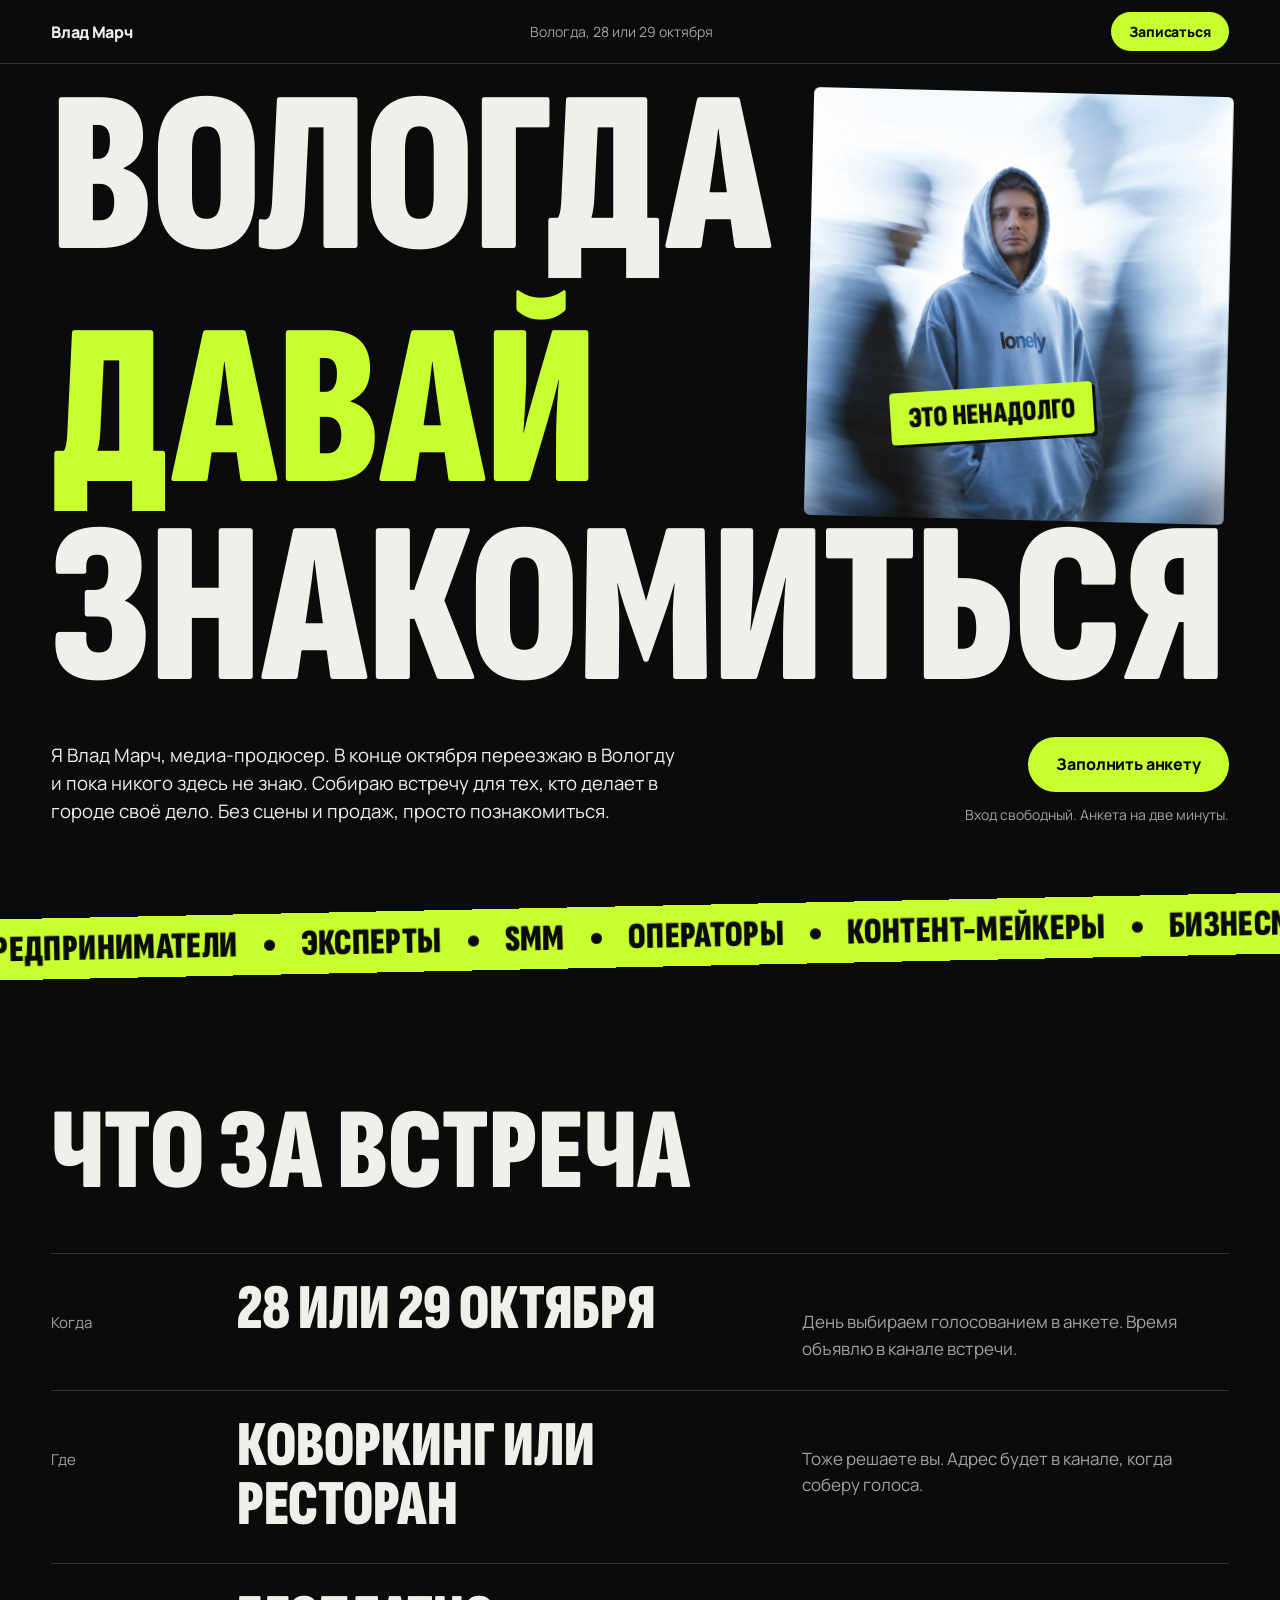
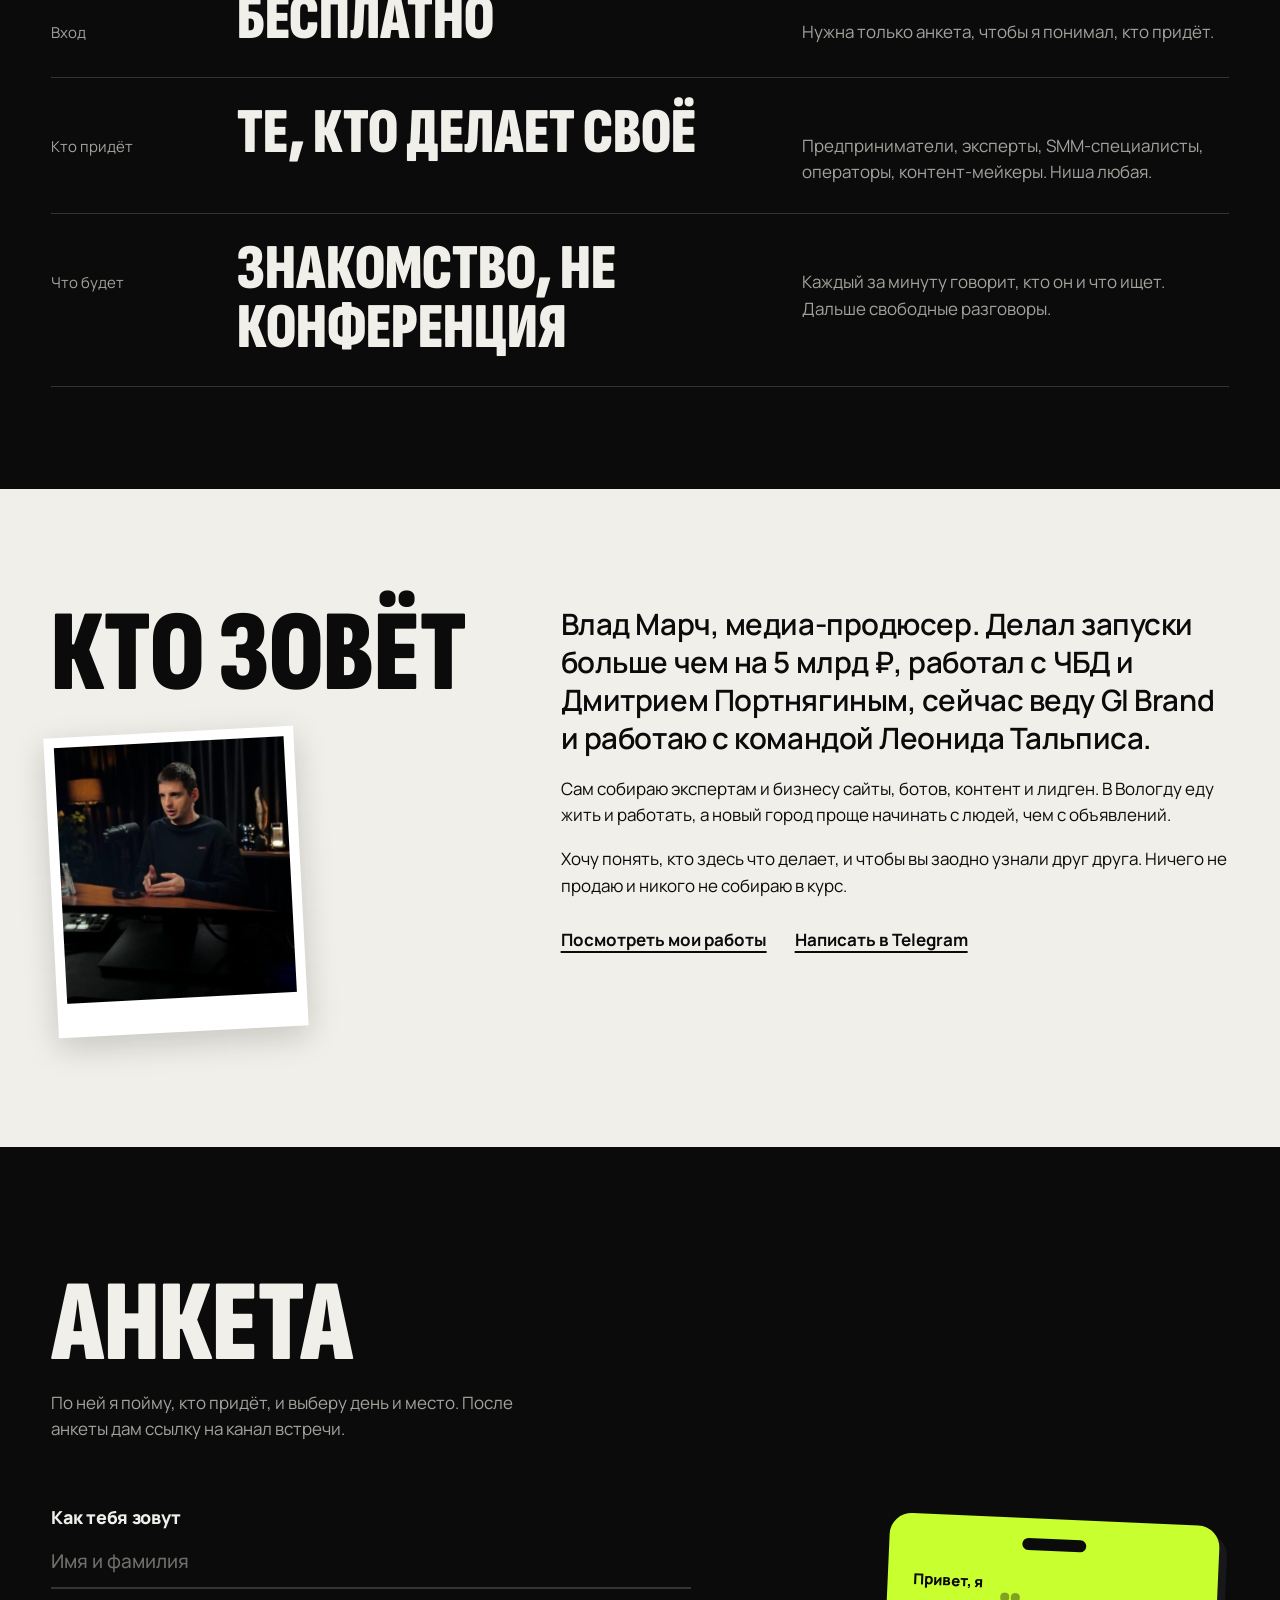
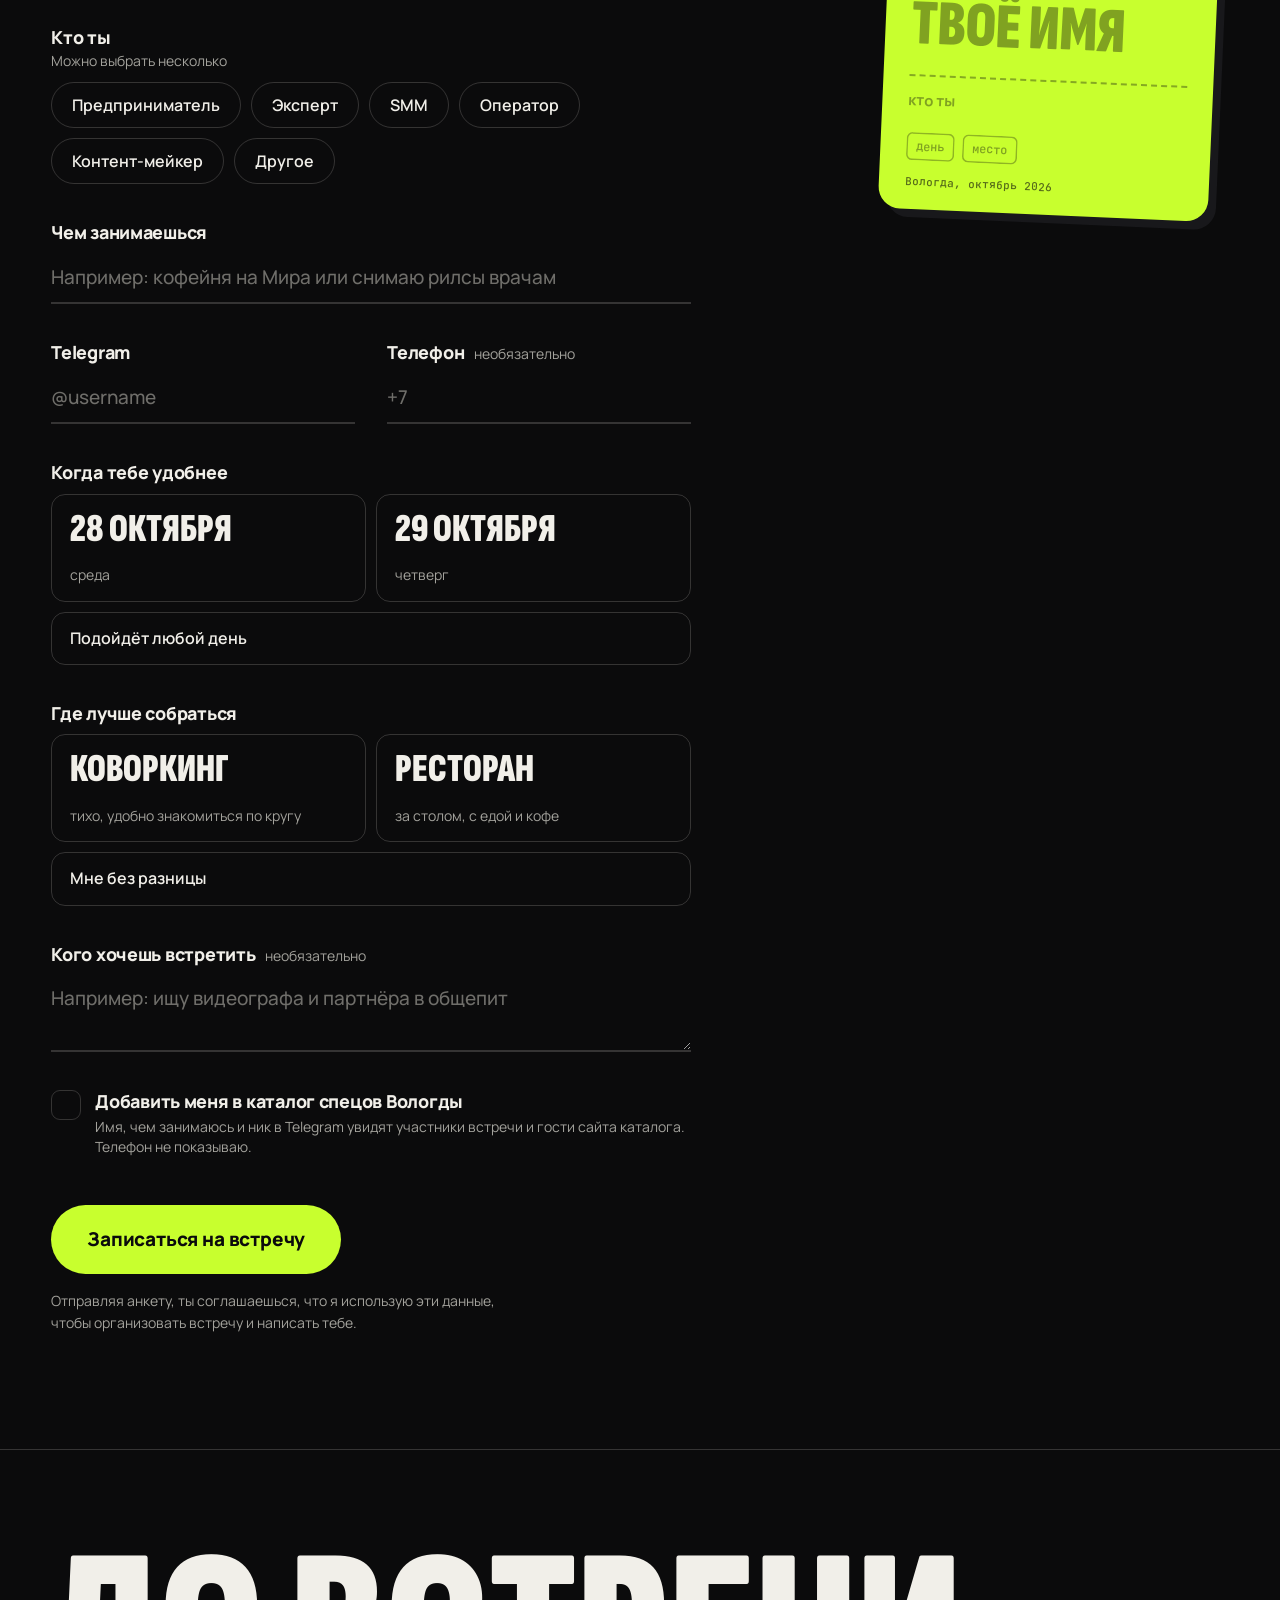
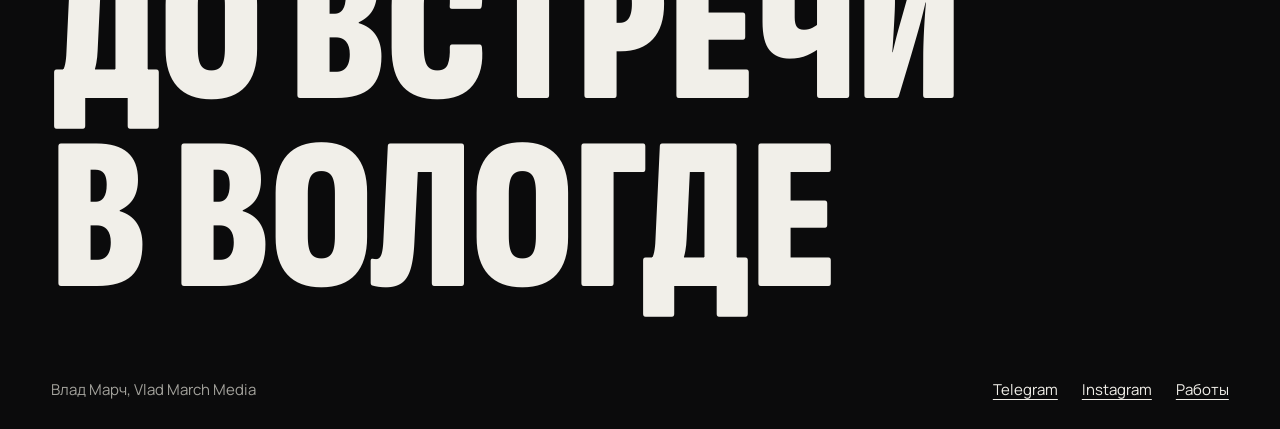
<file: index.html>
<!doctype html>
<html lang="ru">
<head>
<meta charset="utf-8">
<meta name="viewport" content="width=device-width, initial-scale=1">
<title>Вологда, давай знакомиться. Встреча 28 или 29 октября</title>
<meta name="description" content="Бесплатная встреча для предпринимателей, экспертов, SMM-специалистов, операторов и контент-мейкеров Вологды. 28 или 29 октября 2026. Нужна только анкета.">
<meta name="robots" content="noindex">
<meta name="theme-color" content="#0b0b0c">
<meta property="og:type" content="website">
<meta property="og:title" content="Вологда, давай знакомиться">
<meta property="og:description" content="Бесплатная встреча для тех, кто делает своё дело в городе. 28 или 29 октября.">
<meta property="og:image" content="https://shumniyvlad-cell.github.io/vologda-networking/img/og.jpg">
<meta property="og:url" content="https://shumniyvlad-cell.github.io/vologda-networking/">
<meta name="twitter:card" content="summary_large_image">
<link rel="preconnect" href="https://fonts.googleapis.com">
<link rel="preconnect" href="https://fonts.gstatic.com" crossorigin>
<link href="https://fonts.googleapis.com/css2?family=JetBrains+Mono:wght@500&family=Manrope:wght@400;500;600;700;800&family=Sofia+Sans+Extra+Condensed:wght@800;900&display=swap" rel="stylesheet">
<link rel="stylesheet" href="style.css">
<script>
(function () {
  var d = document.documentElement, f = null, q = new URLSearchParams(location.search);
  try {
    if (q.has("motion")) localStorage.setItem("motion", q.get("motion"));
    f = localStorage.getItem("motion");
  } catch (e) {}
  // временно, пока Влад выбирает шрифт: ?font=2 и ?font=3
  var alt = { "2": "Montserrat:wght@900", "3": "Geologica:wght@900" }[q.get("font")];
  if (alt) {
    d.dataset.font = q.get("font");
    var l = document.createElement("link");
    l.rel = "stylesheet";
    l.href = "https://fonts.googleapis.com/css2?family=" + alt + "&display=swap";
    document.head.appendChild(l);
  }
  var reduce = window.matchMedia("(prefers-reduced-motion: reduce)").matches;
  if (f === "1" || (!reduce && f !== "0")) d.classList.add("motion");
})();
</script>
</head>
<body>

<header class="top">
  <a class="top-name" href="#about">Влад Марч</a>
  <p class="top-meta">Вологда, 28 или 29 октября</p>
  <a class="btn btn-sm" href="#anketa">Записаться</a>
</header>

<main>
  <section class="hero">
    <div class="poster-wrap">
      <h1 class="poster" aria-label="Вологда, давай знакомиться">
        <span aria-hidden="true"><span>Вологда</span></span>
        <span aria-hidden="true"><span>давай</span></span>
        <span aria-hidden="true"><span>знакомиться</span></span>
      </h1>
      <figure class="hero-photo">
        <img src="img/vlad.jpg" alt="Влад Марч в голубом худи с надписью lonely стоит среди размытых прохожих" width="1122" height="1402">
        <figcaption class="sticker">это ненадолго</figcaption>
      </figure>
    </div>

    <div class="hero-foot">
      <p class="lede">Я Влад Марч, медиа-продюсер. В конце октября переезжаю в Вологду и пока никого здесь не знаю. Собираю встречу для тех, кто делает в городе своё дело. Без сцены и продаж, просто познакомиться.</p>
      <div class="hero-cta">
        <a class="btn" href="#anketa">Заполнить анкету</a>
        <p class="hint">Вход свободный. Анкета на две минуты.</p>
      </div>
    </div>
  </section>

  <div class="tape" aria-hidden="true">
    <div class="tape-track">
      <p><span>предприниматели</span><span>эксперты</span><span>SMM</span><span>операторы</span><span>контент-мейкеры</span><span>бизнесмены</span><span>все, кто делает своё</span></p>
      <p><span>предприниматели</span><span>эксперты</span><span>SMM</span><span>операторы</span><span>контент-мейкеры</span><span>бизнесмены</span><span>все, кто делает своё</span></p>
    </div>
  </div>

  <section class="afisha" id="vstrecha">
    <h2 class="h2">Что за встреча</h2>
    <dl class="rows">
      <div class="row">
        <dt>Когда</dt>
        <dd><strong>28 или 29 октября</strong><span>День выбираем голосованием в анкете. Время объявлю в канале встречи.</span></dd>
      </div>
      <div class="row">
        <dt>Где</dt>
        <dd><strong>Коворкинг или ресторан</strong><span>Тоже решаете вы. Адрес будет в канале, когда соберу голоса.</span></dd>
      </div>
      <div class="row">
        <dt>Вход</dt>
        <dd><strong>Бесплатно</strong><span>Нужна только анкета, чтобы я понимал, кто придёт.</span></dd>
      </div>
      <div class="row">
        <dt>Кто придёт</dt>
        <dd><strong>Те, кто делает своё</strong><span>Предприниматели, эксперты, SMM-специалисты, операторы, контент-мейкеры. Ниша любая.</span></dd>
      </div>
      <div class="row">
        <dt>Что будет</dt>
        <dd><strong>Знакомство, не конференция</strong><span>Каждый за минуту говорит, кто он и что ищет. Дальше свободные разговоры.</span></dd>
      </div>
    </dl>
  </section>

  <section class="about" id="about">
    <div class="about-side">
      <h2 class="h2">Кто зовёт</h2>
      <figure class="polaroid">
        <img src="img/vlad-podcast.jpg" alt="Влад Марч записывает подкаст за столом с микрофоном" width="386" height="430" loading="lazy">
      </figure>
    </div>
    <div class="about-body">
      <p class="about-lead">Влад Марч, медиа-продюсер. Делал запуски больше чем на 5&nbsp;млрд&nbsp;₽, работал с ЧБД и Дмитрием Портнягиным, сейчас веду GI&nbsp;Brand и работаю с командой Леонида Тальписа.</p>
      <p>Сам собираю экспертам и бизнесу сайты, ботов, контент и лидген. В Вологду еду жить и работать, а новый город проще начинать с людей, чем с объявлений.</p>
      <p>Хочу понять, кто здесь что делает, и чтобы вы заодно узнали друг друга. Ничего не продаю и никого не собираю в курс.</p>
      <p class="about-links">
        <a href="https://shumniyvlad-cell.github.io/vlad-portfolio/" target="_blank" rel="noopener">Посмотреть мои работы</a>
        <a href="https://t.me/marchvlvv" target="_blank" rel="noopener">Написать в Telegram</a>
      </p>
    </div>
  </section>

  <section class="anketa" id="anketa">
    <div class="anketa-head">
      <h2 class="h2">Анкета</h2>
      <p>По ней я пойму, кто придёт, и выберу день и место. После анкеты дам ссылку на канал встречи.</p>
    </div>

    <form class="form" id="form" novalidate>
      <div class="fields">
        <div class="field">
          <label for="f-name">Как тебя зовут</label>
          <input id="f-name" name="name" type="text" autocomplete="name" placeholder="Имя и фамилия" required>
          <p class="err" data-err="name"></p>
        </div>

        <fieldset class="field">
          <legend>Кто ты</legend>
          <p class="sub">Можно выбрать несколько</p>
          <div class="chips">
            <label class="chip"><input type="checkbox" name="role" value="Предприниматель"><span>Предприниматель</span></label>
            <label class="chip"><input type="checkbox" name="role" value="Эксперт"><span>Эксперт</span></label>
            <label class="chip"><input type="checkbox" name="role" value="SMM"><span>SMM</span></label>
            <label class="chip"><input type="checkbox" name="role" value="Оператор"><span>Оператор</span></label>
            <label class="chip"><input type="checkbox" name="role" value="Контент-мейкер"><span>Контент-мейкер</span></label>
            <label class="chip"><input type="checkbox" name="role" value="Другое"><span>Другое</span></label>
          </div>
          <p class="err" data-err="role"></p>
        </fieldset>

        <div class="field">
          <label for="f-what">Чем занимаешься</label>
          <input id="f-what" name="what" type="text" placeholder="Например: кофейня на Мира или снимаю рилсы врачам" maxlength="90">
        </div>

        <div class="field-pair">
          <div class="field">
            <label for="f-tg">Telegram</label>
            <input id="f-tg" name="telegram" type="text" autocomplete="off" autocapitalize="off" spellcheck="false" placeholder="@username" required>
            <p class="err" data-err="telegram"></p>
          </div>
          <div class="field">
            <label for="f-phone">Телефон <i>необязательно</i></label>
            <input id="f-phone" name="phone" type="tel" autocomplete="tel" placeholder="+7">
          </div>
        </div>

        <fieldset class="field">
          <legend>Когда тебе удобнее</legend>
          <div class="votes">
            <label class="vote"><input type="radio" name="date" value="28 октября" data-badge="28.10, среда"><span><b>28 октября</b><i>среда</i></span></label>
            <label class="vote"><input type="radio" name="date" value="29 октября" data-badge="29.10, четверг"><span><b>29 октября</b><i>четверг</i></span></label>
            <label class="vote vote-any"><input type="radio" name="date" value="Любой из двух дней" data-badge="28 или 29.10"><span><b>Подойдёт любой день</b></span></label>
          </div>
          <p class="err" data-err="date"></p>
        </fieldset>

        <fieldset class="field">
          <legend>Где лучше собраться</legend>
          <div class="votes">
            <label class="vote"><input type="radio" name="place" value="Коворкинг" data-badge="коворкинг"><span><b>Коворкинг</b><i>тихо, удобно знакомиться по кругу</i></span></label>
            <label class="vote"><input type="radio" name="place" value="Ресторан" data-badge="ресторан"><span><b>Ресторан</b><i>за столом, с едой и кофе</i></span></label>
            <label class="vote vote-any"><input type="radio" name="place" value="Без разницы" data-badge="где угодно"><span><b>Мне без разницы</b></span></label>
          </div>
          <p class="err" data-err="place"></p>
        </fieldset>

        <div class="field">
          <label for="f-seek">Кого хочешь встретить <i>необязательно</i></label>
          <textarea id="f-seek" name="seek" rows="2" placeholder="Например: ищу видеографа и партнёра в общепит" maxlength="300"></textarea>
        </div>

        <label class="check">
          <input type="checkbox" name="catalog">
          <span class="check-box" aria-hidden="true"></span>
          <span class="check-text"><b>Добавить меня в каталог спецов Вологды</b>Имя, чем занимаюсь и ник в Telegram увидят участники встречи и гости сайта каталога. Телефон не показываю.</span>
        </label>

        <input class="hp" type="text" name="company" tabindex="-1" autocomplete="off" aria-hidden="true">
      </div>

      <aside class="badge-wrap" aria-hidden="true">
        <div class="badge" id="badge">
          <span class="badge-slot"></span>
          <p class="badge-hello">Привет, я</p>
          <p class="badge-name is-empty" id="b-name">твоё имя</p>
          <p class="badge-role is-empty" id="b-role">кто ты</p>
          <p class="badge-what" id="b-what"></p>
          <div class="badge-foot">
            <span class="is-empty" id="b-date">день</span>
            <span class="is-empty" id="b-place">место</span>
          </div>
          <p class="badge-city">Вологда, октябрь 2026</p>
          <span class="badge-stamp">в списке</span>
        </div>
      </aside>

      <div class="submit">
        <button class="btn btn-lg" type="submit" id="submit">Записаться на встречу</button>
        <p class="consent">Отправляя анкету, ты соглашаешься, что я использую эти данные, чтобы организовать встречу и написать тебе.</p>
        <p class="err err-form" data-err="form"></p>
      </div>
    </form>

    <div class="done" id="done" hidden tabindex="-1">
      <h3 class="done-title">Ты в списке</h3>
      <p>Анкета у меня. Сейчас откроется канал встречи: там объявлю день, время и адрес.</p>
      <a class="btn" id="done-channel" href="#" target="_blank" rel="noopener">Перейти в канал</a>
    </div>
  </section>
</main>

<footer class="foot">
  <p class="foot-big">До встречи<br>в Вологде</p>
  <div class="foot-row">
    <p>Влад Марч, Vlad March Media</p>
    <p class="foot-links">
      <a href="https://t.me/marchvlvv" target="_blank" rel="noopener">Telegram</a>
      <a href="https://www.instagram.com/march.vlv" target="_blank" rel="noopener">Instagram</a>
      <a href="https://shumniyvlad-cell.github.io/vlad-portfolio/" target="_blank" rel="noopener">Работы</a>
    </p>
  </div>
</footer>

<script src="main.js"></script>
</body>
</html>
</file>
<file: style.css>
:root {
  --ink: #0b0b0c;
  --ink-2: #18181b;
  --paper: #f1efe9;
  --muted: #a3a29c;
  --line: rgba(241, 239, 233, .18);
  --lime: #c8ff2e;
  --warn: #ff7a59;
  --display: "Sofia Sans Extra Condensed", "Arial Narrow", sans-serif;
  --body: "Manrope", system-ui, -apple-system, sans-serif;
  --mono: "JetBrains Mono", ui-monospace, monospace;
  /* --ds сжимает кегль афишного шрифта, если он шире узкого гротеска */
  --ds: 1;
  --lh: .86;
  --track: 0em;
  --pad: clamp(16px, 4vw, 56px);
  --ease: cubic-bezier(.2, .8, .2, 1);
  color-scheme: dark;
}
/* временные варианты для выбора шрифта: ?font=2, ?font=3 */
html[data-font="2"] { --display: "Montserrat", "Arial Black", sans-serif; --ds: .6; --lh: .95; --track: -.045em; }
html[data-font="3"] { --display: "Geologica", "Arial Black", sans-serif; --ds: .62; --lh: .95; --track: -.04em; }

*, *::before, *::after { box-sizing: border-box; margin: 0; padding: 0; }
html { -webkit-text-size-adjust: 100%; overflow-x: clip; }
html.motion { scroll-behavior: smooth; }
body {
  background: var(--ink);
  color: var(--paper);
  font: 400 17px/1.55 var(--body);
  overflow-x: clip;
  -webkit-font-smoothing: antialiased;
}
img { display: block; max-width: 100%; height: auto; }
a { color: inherit; }
fieldset { border: 0; min-width: 0; }
::selection { background: var(--lime); color: var(--ink); }
:focus-visible { outline: 3px solid var(--lime); outline-offset: 3px; }
[hidden] { display: none !important; }
[id] { scroll-margin-top: 84px; }

/* кнопки */
.btn {
  display: inline-flex; align-items: center; justify-content: center; text-align: center;
  font: 800 16px/1.1 var(--body); letter-spacing: -.01em;
  color: var(--ink); background: var(--lime);
  padding: 19px 28px; border: 0; border-radius: 999px;
  text-decoration: none; cursor: pointer;
  transition: transform .25s var(--ease), box-shadow .25s var(--ease);
}
.btn:hover { transform: translate(-2px, -2px); box-shadow: 4px 4px 0 var(--paper); }
.btn:active { transform: none; box-shadow: none; }
.btn:focus-visible { outline-color: var(--paper); }
.btn-sm { font-size: 14px; padding: 12px 18px; }
.btn-lg { font-size: clamp(16px, 1.5vw, 19px); padding: 24px 36px; }
.btn[disabled] { opacity: .6; cursor: progress; transform: none; box-shadow: none; }
.link-btn {
  font: 600 15px/1.2 var(--body); color: var(--paper); background: none; border: 0;
  text-decoration: underline; text-underline-offset: 4px; cursor: pointer; padding: 8px 0;
}

/* шапка */
.top {
  position: fixed; inset: 0 0 auto 0; z-index: 40;
  display: flex; align-items: center; justify-content: space-between; gap: 16px;
  padding: 12px var(--pad);
  background: var(--ink); border-bottom: 1px solid var(--line);
}
.top-name { font: 800 16px/1 var(--body); letter-spacing: -.02em; text-decoration: none; }
.top-meta { font-size: 14px; color: var(--muted); }
@media (max-width: 560px) { .top-meta { display: none; } }

/* первый экран */
.hero { display: grid; grid-template-columns: minmax(0, 1fr); gap: clamp(24px, 3vw, 40px); padding: 84px var(--pad) clamp(40px, 6vw, 72px); }
.poster-wrap { position: relative; display: grid; grid-template-columns: minmax(0, 1fr); gap: 18px; }
.poster {
  font: 900 21vw/var(--lh) var(--display);
  letter-spacing: var(--track); text-transform: uppercase;
}
/* запас сверху, чтобы кратка над Й не срезалась маской строки */
.poster > span { display: block; overflow: hidden; white-space: nowrap; padding-top: .12em; margin-top: -.12em; }
.poster > span > span { display: inline-block; }
/* ножки Д из первой строки и кратка над Й во второй стоят друг над другом, разводим */
.poster > span:nth-child(2) { color: var(--lime); margin-top: .03em; }

.hero-photo { position: relative; aspect-ratio: 5 / 4; transform: rotate(1.2deg); }
.hero-photo img { width: 100%; height: 100%; object-fit: cover; object-position: 50% 34%; border-radius: 6px; }
.sticker {
  position: absolute; left: 27%; top: 74%;
  font: 900 calc(clamp(22px, 2.3vw, 34px) * var(--ds))/1 var(--display); letter-spacing: .01em; text-transform: uppercase;
  color: var(--ink); background: var(--lime);
  padding: .42em .6em .36em; border-radius: 4px;
  transform: rotate(-5deg); white-space: nowrap;
  box-shadow: 3px 3px 0 var(--ink);
}

.hero-foot { display: grid; gap: 24px; align-content: start; }
.lede { font-size: clamp(17px, 1.45vw, 21px); line-height: 1.5; max-width: 34em; }
.hero-cta { display: flex; flex-wrap: wrap; align-items: center; gap: 14px 22px; }
.hint { font-size: 14px; color: var(--muted); }

@media (min-width: 900px) {
  .hero { padding-top: 80px; gap: 28px; }
  .poster-wrap { display: block; }
  .hero-photo {
    position: absolute; top: var(--pt, 0px); right: 0; left: var(--pl, 62%); height: var(--ph, 320px);
    aspect-ratio: auto; transform: rotate(1.4deg);
  }
  .hero-photo img { object-position: 50% 30%; }
  .sticker { left: 20%; top: 69%; }
  .hero-foot { grid-template-columns: minmax(0, 1fr) auto; align-items: end; column-gap: 48px; }
  .hero-cta { flex-direction: column; align-items: flex-end; gap: 12px; }
}

/* лента */
.tape {
  background: var(--lime); color: var(--ink);
  width: 104vw; margin: 8px 0 8px -2vw; padding: 13px 0 11px;
  transform: rotate(-1.2deg); overflow: hidden;
}
.tape-track { display: flex; width: max-content; }
.tape p {
  display: flex; flex: none;
  font: 900 calc(clamp(24px, 2.9vw, 42px) * var(--ds))/1 var(--display); letter-spacing: .01em;
  text-transform: uppercase; white-space: nowrap;
}
.tape span { display: inline-flex; align-items: center; }
.tape span::after { content: ""; width: .3em; height: .3em; border-radius: 50%; background: var(--ink); margin: 0 .7em; }
.motion .tape-track { animation: tape 32s linear infinite; }
@keyframes tape { to { transform: translateX(-50%); } }

/* заголовки секций */
.h2 {
  font: 900 calc(clamp(56px, 9vw, 136px) * var(--ds))/var(--lh) var(--display);
  letter-spacing: var(--track); text-transform: uppercase;
}

/* афиша */
.afisha { padding: clamp(72px, 10vw, 140px) var(--pad) clamp(56px, 8vw, 110px); }
.rows { margin-top: clamp(28px, 4vw, 56px); border-top: 1px solid var(--line); }
.row { display: grid; gap: 6px; padding: 22px 0 24px; border-bottom: 1px solid var(--line); }
.row dt { font-size: 15px; color: var(--muted); }
.row dd { display: grid; gap: 8px; }
.row strong {
  font: 900 calc(clamp(38px, 5vw, 72px) * var(--ds))/.92 var(--display);
  letter-spacing: var(--track); text-transform: uppercase;
}
.row dd span { color: var(--muted); max-width: 30em; }
@media (min-width: 900px) {
  .row { grid-template-columns: 180px minmax(0, 1fr); align-items: baseline; padding: 26px 0 28px; }
  .row dd { grid-template-columns: minmax(0, 1.25fr) minmax(0, 1fr); gap: 32px; align-items: baseline; }
}

/* кто зовёт */
.about {
  background: var(--paper); color: var(--ink);
  padding: clamp(64px, 9vw, 120px) var(--pad);
  display: grid; gap: clamp(28px, 5vw, 72px);
}
.about ::selection { background: var(--ink); color: var(--lime); }
.about-side { display: grid; gap: 28px; align-content: start; justify-items: start; }
.polaroid { background: #fff; padding: 10px 10px 34px; transform: rotate(-3deg); box-shadow: 0 10px 30px rgba(11, 11, 12, .18); width: min(250px, 62vw); }
.about-body { display: grid; gap: 18px; align-content: start; max-width: 40em; }
.about-lead { font: 600 clamp(21px, 2.3vw, 31px)/1.3 var(--body); letter-spacing: -.015em; }
.about-links { display: flex; flex-wrap: wrap; gap: 10px 28px; margin-top: 10px; }
.about-links a { font-weight: 700; text-underline-offset: 5px; text-decoration-thickness: 2px; }
.about-links a:hover { background: var(--lime); }
.about :focus-visible { outline-color: var(--ink); }
@media (min-width: 900px) {
  .about { grid-template-columns: minmax(0, .8fr) minmax(0, 1.2fr); }
}

/* анкета */
.anketa { padding: clamp(72px, 10vw, 140px) var(--pad) clamp(64px, 9vw, 120px); }
.anketa-head { display: grid; gap: 16px; margin-bottom: clamp(32px, 5vw, 64px); }
.anketa-head p { color: var(--muted); max-width: 30em; }

.form { display: grid; gap: 40px; grid-template-columns: minmax(0, 1fr); }
.fields { display: grid; gap: 38px; }
.field { display: grid; gap: 10px; align-content: start; }
.field-pair { display: grid; gap: 38px; }
.field > label, .field > legend { font: 800 clamp(17px, 1.4vw, 20px)/1.2 var(--body); letter-spacing: -.015em; }
.field > legend { margin-bottom: 10px; }
.field > label i { font: 400 14px/1 var(--body); font-style: normal; color: var(--muted); letter-spacing: 0; margin-left: 6px; }
.sub { font-size: 14px; color: var(--muted); margin-top: -8px; }

.field input[type="text"], .field input[type="tel"], .field textarea {
  width: 100%; font: 500 19px/1.4 var(--body); color: var(--paper);
  background: transparent; border: 0; border-bottom: 2px solid var(--line);
  padding: 10px 0 12px; border-radius: 0; resize: vertical;
  transition: border-color .2s;
}
.field input::placeholder, .field textarea::placeholder { color: #6f6e6a; }
.field input:focus, .field textarea:focus { outline: none; border-bottom-color: var(--lime); }
.field.is-bad input { border-bottom-color: var(--warn); }
.err { font-size: 14px; color: var(--warn); }
.err:empty { display: none; }
.hp { position: absolute; left: -9999px; width: 1px; height: 1px; opacity: 0; }

.chips { display: flex; flex-wrap: wrap; gap: 10px; }
.chip, .vote { position: relative; cursor: pointer; }
.chip input, .vote input { position: absolute; opacity: 0; inset: 0; width: 100%; height: 100%; cursor: pointer; margin: 0; }
.chip span {
  display: block; font: 600 16px/1 var(--body); padding: 14px 20px;
  border: 1.5px solid var(--line); border-radius: 999px;
  transition: background .18s, color .18s, border-color .18s;
}
.chip:hover span { border-color: var(--paper); }
.chip input:checked + span { background: var(--lime); border-color: var(--lime); color: var(--ink); }
.chip input:focus-visible + span, .vote input:focus-visible + span { outline: 3px solid var(--lime); outline-offset: 3px; }

.votes { display: grid; gap: 10px; grid-template-columns: repeat(2, minmax(0, 1fr)); }
.vote span {
  display: grid; gap: 8px; align-content: space-between; height: 100%; min-height: 108px;
  padding: 16px 18px 16px; border: 1.5px solid var(--line); border-radius: 14px;
  transition: background .18s, color .18s, border-color .18s, transform .25s var(--ease);
}
.vote b {
  font: 900 calc(clamp(28px, 3.1vw, 44px) * var(--ds))/.92 var(--display);
  letter-spacing: var(--track); text-transform: uppercase;
}
.vote i { font: 400 14px/1.35 var(--body); font-style: normal; color: var(--muted); }
.vote:hover span { border-color: var(--paper); }
.vote input:checked + span { background: var(--lime); border-color: var(--lime); color: var(--ink); transform: rotate(-1deg); }
.vote input:checked + span i { color: rgba(11, 11, 12, .7); }
.vote-any { grid-column: 1 / -1; }
.vote-any span { min-height: 0; padding: 16px 18px; }
.vote-any b { font: 600 16px/1.2 var(--body); letter-spacing: 0; text-transform: none; }
.vote-any input:checked + span { transform: none; }

.check { position: relative; display: grid; grid-template-columns: 30px minmax(0, 1fr); gap: 14px; align-items: start; cursor: pointer; }
.check input { position: absolute; opacity: 0; width: 30px; height: 30px; margin: 0; cursor: pointer; }
.check-box { width: 30px; height: 30px; border: 1.5px solid var(--line); border-radius: 9px; display: grid; place-items: center; transition: background .18s, border-color .18s; }
.check-box::after { content: ""; width: 13px; height: 7px; border-left: 3px solid var(--ink); border-bottom: 3px solid var(--ink); transform: translateY(-2px) rotate(-45deg) scale(0); transition: transform .2s var(--ease); }
.check:hover .check-box { border-color: var(--paper); }
.check input:checked + .check-box { background: var(--lime); border-color: var(--lime); }
.check input:checked + .check-box::after { transform: translateY(-2px) rotate(-45deg) scale(1); }
.check input:focus-visible + .check-box { outline: 3px solid var(--lime); outline-offset: 3px; }
.check-text { font-size: 14px; line-height: 1.45; color: var(--muted); }
.check-text b { display: block; font: 800 clamp(17px, 1.4vw, 20px)/1.25 var(--body); letter-spacing: -.015em; color: var(--paper); margin-bottom: 4px; }

/* бейдж */
.badge-wrap { display: grid; justify-items: center; padding: 8px 0; }
.badge {
  position: relative; width: min(330px, 100%);
  background: var(--lime); color: var(--ink);
  border-radius: 22px; padding: 58px 26px 22px;
  transform: rotate(2.5deg);
  box-shadow: 8px 8px 0 var(--ink-2);
  transition: transform .5s var(--ease);
}
.badge-slot { position: absolute; top: 20px; left: 50%; width: 64px; height: 12px; margin-left: -32px; border-radius: 99px; background: var(--ink); }
.badge-hello { font: 800 15px/1 var(--body); letter-spacing: -.01em; }
.badge-name {
  font: 900 calc(64px * var(--ds))/.88 var(--display); letter-spacing: var(--track); text-transform: uppercase;
  margin-top: 10px; overflow-wrap: anywhere; min-height: 1em;
}
.badge-name.is-mid { font-size: calc(52px * var(--ds)); }
.badge-name.is-long { font-size: calc(40px * var(--ds)); }
.badge-role { font: 700 15px/1.3 var(--body); margin-top: 14px; padding-top: 14px; border-top: 2px dashed rgba(11, 11, 12, .35); }
.badge-what { font: 500 15px/1.35 var(--body); margin-top: 4px; overflow-wrap: anywhere; }
.badge-foot { display: flex; flex-wrap: wrap; gap: 8px; margin-top: 22px; }
.badge-foot span { font: 500 12px/1 var(--mono); background: var(--ink); color: var(--lime); padding: 8px 10px; border-radius: 6px; }
.badge-foot .is-empty { background: transparent; color: rgba(11, 11, 12, .45); box-shadow: inset 0 0 0 1.5px rgba(11, 11, 12, .3); }
.badge-city { font: 500 11px/1 var(--mono); margin-top: 16px; opacity: .6; }
.badge .is-empty { color: rgba(11, 11, 12, .38); }
.badge-stamp {
  position: absolute; right: 16px; top: 44px;
  font: 900 calc(26px * var(--ds))/1 var(--display); letter-spacing: .02em; text-transform: uppercase;
  color: var(--ink); border: 3px solid var(--ink); border-radius: 8px; padding: 7px 10px 5px;
  transform: rotate(-14deg) scale(1.6); opacity: 0;
}
.badge.is-stamped .badge-stamp { opacity: 1; transform: rotate(-14deg) scale(1); transition: transform .35s cubic-bezier(.3, 1.6, .5, 1), opacity .12s; }
.badge.is-stamped { transform: rotate(-2deg); }
.motion .badge.is-tick { animation: tick .32s var(--ease); }
@keyframes tick { 40% { transform: rotate(1deg) scale(1.025); } }

.submit { display: grid; gap: 16px; justify-items: start; }
.consent { font-size: 14px; color: var(--muted); max-width: 34em; }
.err-form { font-size: 16px; }
.err-form a { color: inherit; }

.done { display: grid; gap: 18px; justify-items: start; max-width: 36em; padding: 8px 0; }
.done:focus { outline: none; }
.done-title {
  font: 900 calc(clamp(52px, 6.4vw, 96px) * var(--ds))/.9 var(--display);
  letter-spacing: var(--track); text-transform: uppercase; color: var(--lime);
}
.done p { font-size: 19px; }
.done-actions { display: flex; flex-wrap: wrap; align-items: center; gap: 12px 24px; margin-top: 6px; }

@media (min-width: 900px) {
  .form { grid-template-columns: minmax(0, 1fr) 360px; column-gap: clamp(40px, 7vw, 110px); row-gap: 48px; align-items: start; }
  .fields { grid-column: 1; grid-row: 1; max-width: 640px; }
  .field-pair { grid-template-columns: 1fr 1fr; gap: 32px; }
  .badge-wrap { grid-column: 2; grid-row: 1 / span 2; position: sticky; top: 104px; padding-top: 12px; }
  .submit { grid-column: 1; grid-row: 2; }
}
.form.is-done .fields, .form.is-done .submit { display: none; }
.anketa.is-done { display: grid; }
/* после отправки шаги идут раньше бейджа, чтобы кнопка канала была на виду */
.anketa.is-done .done { order: 1; }
.anketa.is-done .form { order: 2; margin-top: 32px; }
@media (min-width: 900px) {
  .anketa.is-done { grid-template-columns: minmax(0, 1fr) 360px; column-gap: clamp(40px, 7vw, 110px); align-items: start; }
  .anketa.is-done .anketa-head { grid-column: 1 / -1; }
  .anketa.is-done .form { display: block; grid-column: 2; grid-row: 2; margin-top: 0; }
  .anketa.is-done .done { grid-column: 1; grid-row: 2; }
  .anketa.is-done .badge-wrap { position: static; }
}

/* подвал */
.foot { border-top: 1px solid var(--line); padding: clamp(48px, 7vw, 96px) var(--pad) 28px; display: grid; gap: clamp(32px, 5vw, 64px); }
.foot-big {
  font: 900 calc(clamp(60px, 17vw, 270px) * var(--ds))/var(--lh) var(--display);
  letter-spacing: var(--track); text-transform: uppercase;
}
.foot-row { display: flex; flex-wrap: wrap; justify-content: space-between; gap: 12px 32px; font-size: 15px; color: var(--muted); }
.foot-links { display: flex; flex-wrap: wrap; gap: 8px 24px; }
.foot-links a { color: var(--paper); text-underline-offset: 4px; }
.foot-links a:hover { color: var(--lime); }

/* выход первого экрана: один раз при загрузке */
.motion .poster > span > span { transform: translateY(112%); animation: rise .9s var(--ease) forwards; }
.motion .poster > span:nth-child(2) > span { animation-delay: .09s; }
.motion .poster > span:nth-child(3) > span { animation-delay: .18s; }
.motion .hero-photo img { clip-path: inset(100% 0 0 0); animation: unveil 1s var(--ease) .25s forwards; }
.motion .sticker { opacity: 0; animation: slap .4s cubic-bezier(.3, 1.6, .5, 1) 1.15s forwards; }
@keyframes rise { to { transform: none; } }
@keyframes unveil { to { clip-path: inset(0); } }
@keyframes slap { from { opacity: 0; transform: rotate(-16deg) scale(1.7); } to { opacity: 1; transform: rotate(-5deg) scale(1); } }
</file>
